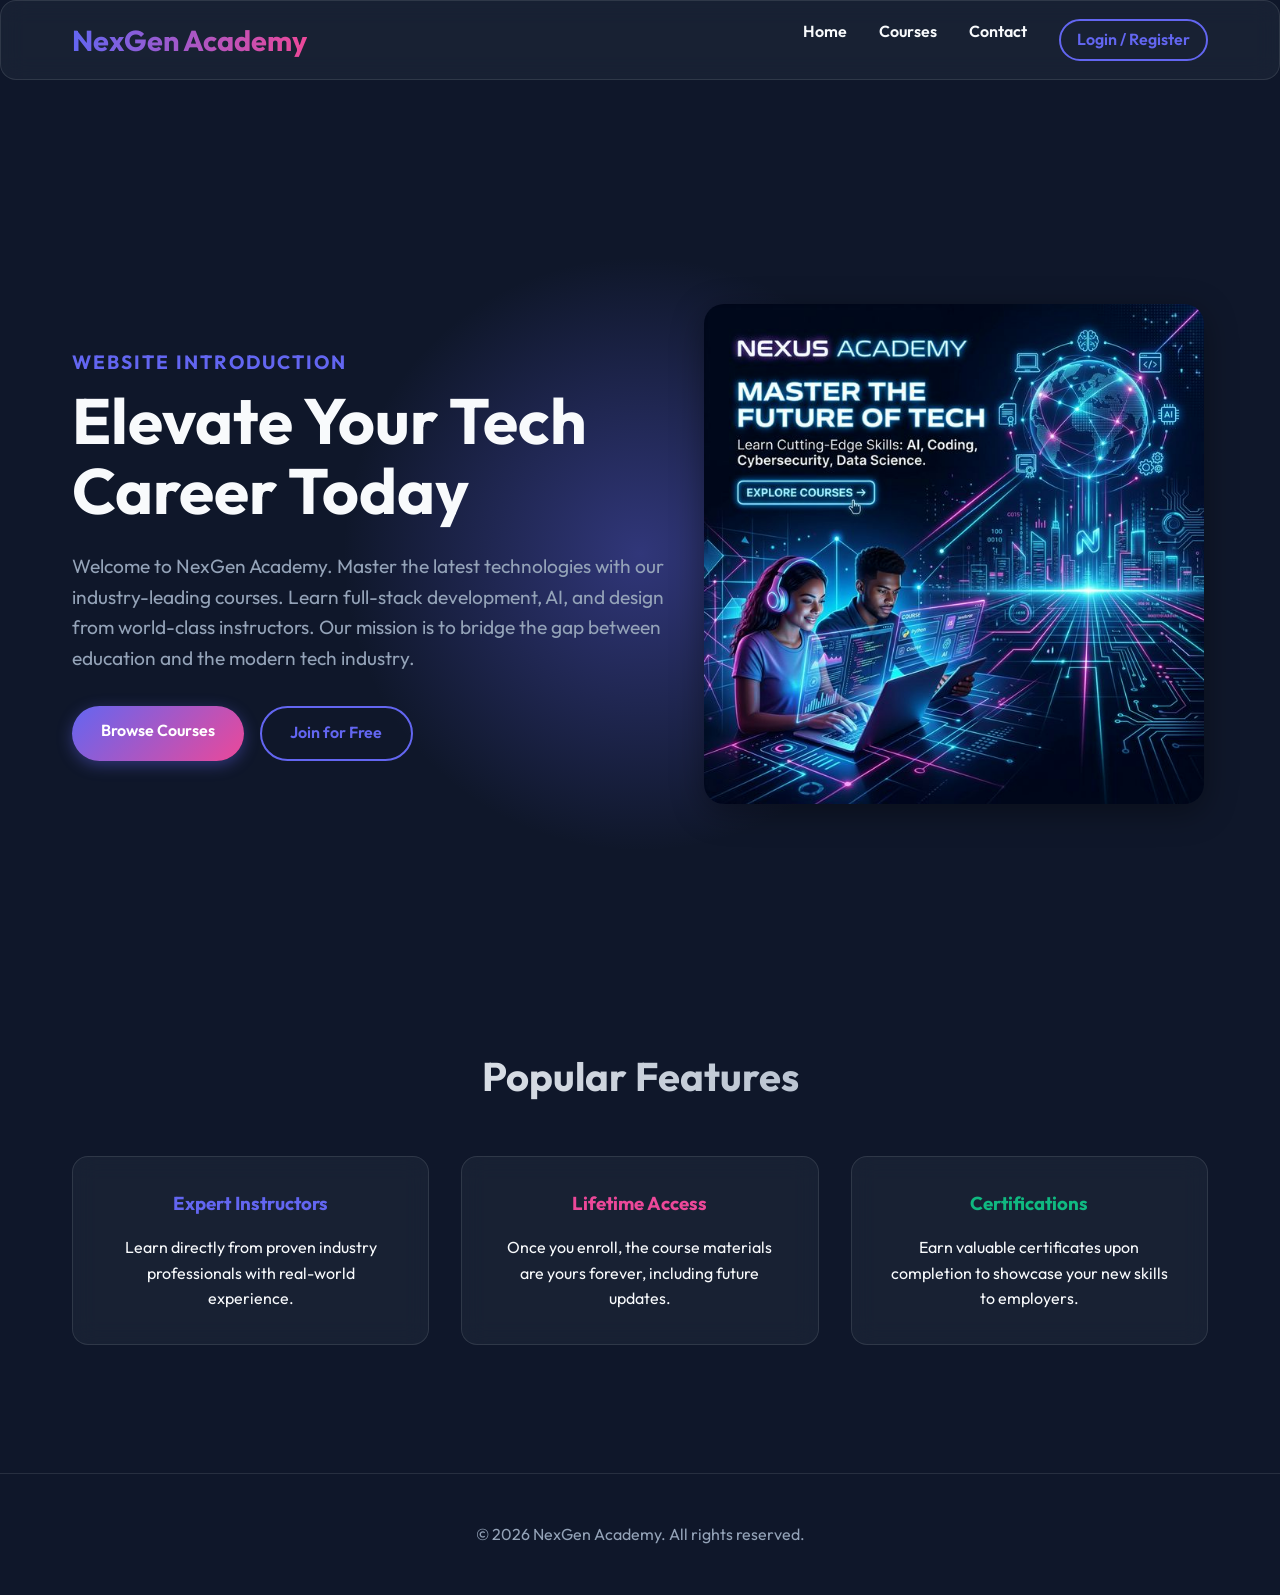
<file: index.html>
<!DOCTYPE html>
<html lang="en">
<head>
    <meta charset="UTF-8">
    <meta name="viewport" content="width=device-width, initial-scale=1.0">
    <title>NexGen Academy | Home</title>
    <link rel="stylesheet" href="styles.css">
    <meta name="description" content="Discover premium courses at NexGen Academy. Learn from the best instructors online.">
</head>
<body>

    <header class="glass">
        <nav>
            <div class="logo">NexGen Academy</div>
            <ul class="nav-links">
                <li><a href="index.html">Home</a></li>
                <li><a href="courses.html">Courses</a></li>
                <li><a href="contact.html">Contact</a></li>
                <li><a href="auth.html" class="btn btn-outline" style="padding: 0.4rem 1rem;">Login / Register</a></li>
            </ul>
        </nav>
    </header>

    <main class="container">
        <section class="hero grid grid-2" id="introduction">
            <div class="hero-content">
                <h2 style="color: var(--primary); font-size: 1.2rem; margin-bottom: 0.5rem; text-transform: uppercase; letter-spacing: 2px;">Website Introduction</h2>
                <h1>Elevate Your Tech Career Today</h1>
                <p>Welcome to NexGen Academy. Master the latest technologies with our industry-leading courses. Learn full-stack development, AI, and design from world-class instructors. Our mission is to bridge the gap between education and the modern tech industry.</p>
                <div style="display: flex; gap: 1rem;">
                    <a href="courses.html" class="btn btn-primary">Browse Courses</a>
                    <a href="auth.html" class="btn btn-outline">Join for Free</a>
                </div>
            </div>
            <div class="hero-image" style="display: flex; justify-content: center; align-items: center;">
                <img src="images/banner.png" alt="NexGen Academy Banner" style="width: 100%; max-width: 500px; border-radius: 20px; box-shadow: var(--shadow);">
            </div>
        </section>

        <section style="margin-top: 5rem;">
            <h2 class="section-title">Popular Features</h2>
            <div class="grid grid-3">
                <div class="glass" style="padding: 2rem; text-align: center;">
                    <h3 style="margin-bottom: 1rem; color: var(--primary);">Expert Instructors</h3>
                    <p class="text-muted">Learn directly from proven industry professionals with real-world experience.</p>
                </div>
                <div class="glass" style="padding: 2rem; text-align: center;">
                    <h3 style="margin-bottom: 1rem; color: var(--secondary);">Lifetime Access</h3>
                    <p class="text-muted">Once you enroll, the course materials are yours forever, including future updates.</p>
                </div>
                <div class="glass" style="padding: 2rem; text-align: center;">
                    <h3 style="margin-bottom: 1rem; color: #10b981;">Certifications</h3>
                    <p class="text-muted">Earn valuable certificates upon completion to showcase your new skills to employers.</p>
                </div>
            </div>
        </section>
    </main>

    <footer>
        <div class="container" style="padding: 0 2rem;">
            <p>&copy; 2026 NexGen Academy. All rights reserved.</p>
        </div>
    </footer>

</body>
</html>
</file>
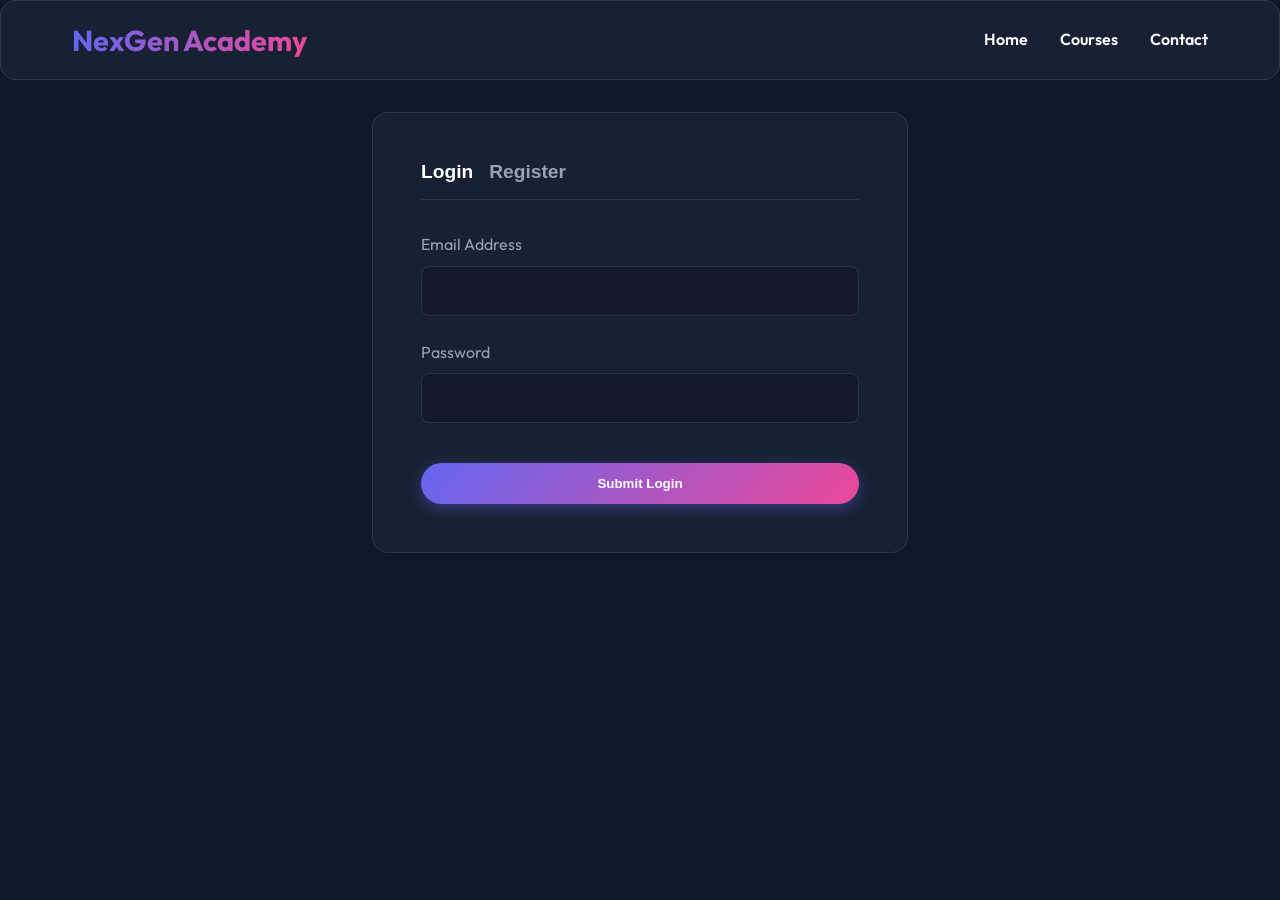
<file: auth.html>
<!DOCTYPE html>
<html lang="en">
<head>
    <meta charset="UTF-8">
    <meta name="viewport" content="width=device-width, initial-scale=1.0">
    <title>NexGen Academy | Authentication</title>
    <link rel="stylesheet" href="styles.css">
    <meta name="description" content="Login or register to access your courses.">
</head>
<body>

    <header class="glass">
        <nav>
            <div class="logo">NexGen Academy</div>
            <ul class="nav-links">
                <li><a href="index.html">Home</a></li>
                <li><a href="courses.html">Courses</a></li>
                <li><a href="contact.html">Contact</a></li>
            </ul>
        </nav>
    </header>

    <main class="container" style="max-width: 600px; padding-top: 2rem;">
        <div class="glass" style="padding: 3rem;">
            
            <div style="display: flex; gap: 1rem; margin-bottom: 2rem; border-bottom: 1px solid var(--border); padding-bottom: 1rem;">
                <button id="tab-login" class="btn" style="background: none; color: white; font-size: 1.2rem; padding: 0;">Login</button>
                <button id="tab-register" class="btn" style="background: none; color: var(--text-muted); font-size: 1.2rem; padding: 0;">Register</button>
            </div>

            <!-- Login Form -->
            <form id="form-login">
                <div class="form-group">
                    <label for="login-email">Email Address</label>
                    <input type="email" id="login-email" class="form-control" autocomplete="email">
                    <div class="error-msg" id="login-email-error">Please enter a valid email.</div>
                </div>
                <div class="form-group">
                    <label for="login-password">Password</label>
                    <input type="password" id="login-password" class="form-control" autocomplete="current-password">
                    <div class="error-msg" id="login-password-error">Password is required.</div>
                </div>
                <button type="submit" class="btn btn-primary" style="width: 100%; margin-top: 1rem;">Submit Login</button>
            </form>

            <!-- Register Form -->
            <form id="form-register" style="display: none;">
                <div class="form-group">
                    <label for="reg-name">Full Name</label>
                    <input type="text" id="reg-name" class="form-control" autocomplete="name">
                    <div class="error-msg" id="reg-name-error">Name is required (min 3 characters).</div>
                </div>
                <div class="form-group">
                    <label for="reg-email">Email Address</label>
                    <input type="email" id="reg-email" class="form-control" autocomplete="email">
                    <div class="error-msg" id="reg-email-error">Please enter a valid email.</div>
                </div>
                <div class="form-group">
                    <label for="reg-password">Password</label>
                    <input type="password" id="reg-password" class="form-control" autocomplete="new-password">
                    <div class="error-msg" id="reg-password-error">Password must be at least 6 characters.</div>
                </div>
                <div class="form-group">
                    <label for="reg-confirm">Confirm Password</label>
                    <input type="password" id="reg-confirm" class="form-control" autocomplete="new-password">
                    <div class="error-msg" id="reg-confirm-error">Passwords do not match.</div>
                </div>
                <button type="submit" class="btn btn-secondary" style="width: 100%; margin-top: 1rem; background: linear-gradient(135deg, var(--secondary), var(--primary)); border: none; padding: 0.8rem; border-radius: 50px; color: white; font-weight: 600; cursor: pointer;">Submit Registration</button>
            </form>

        </div>
    </main>

    <script src="auth.js"></script>

</body>
</html>
</file>
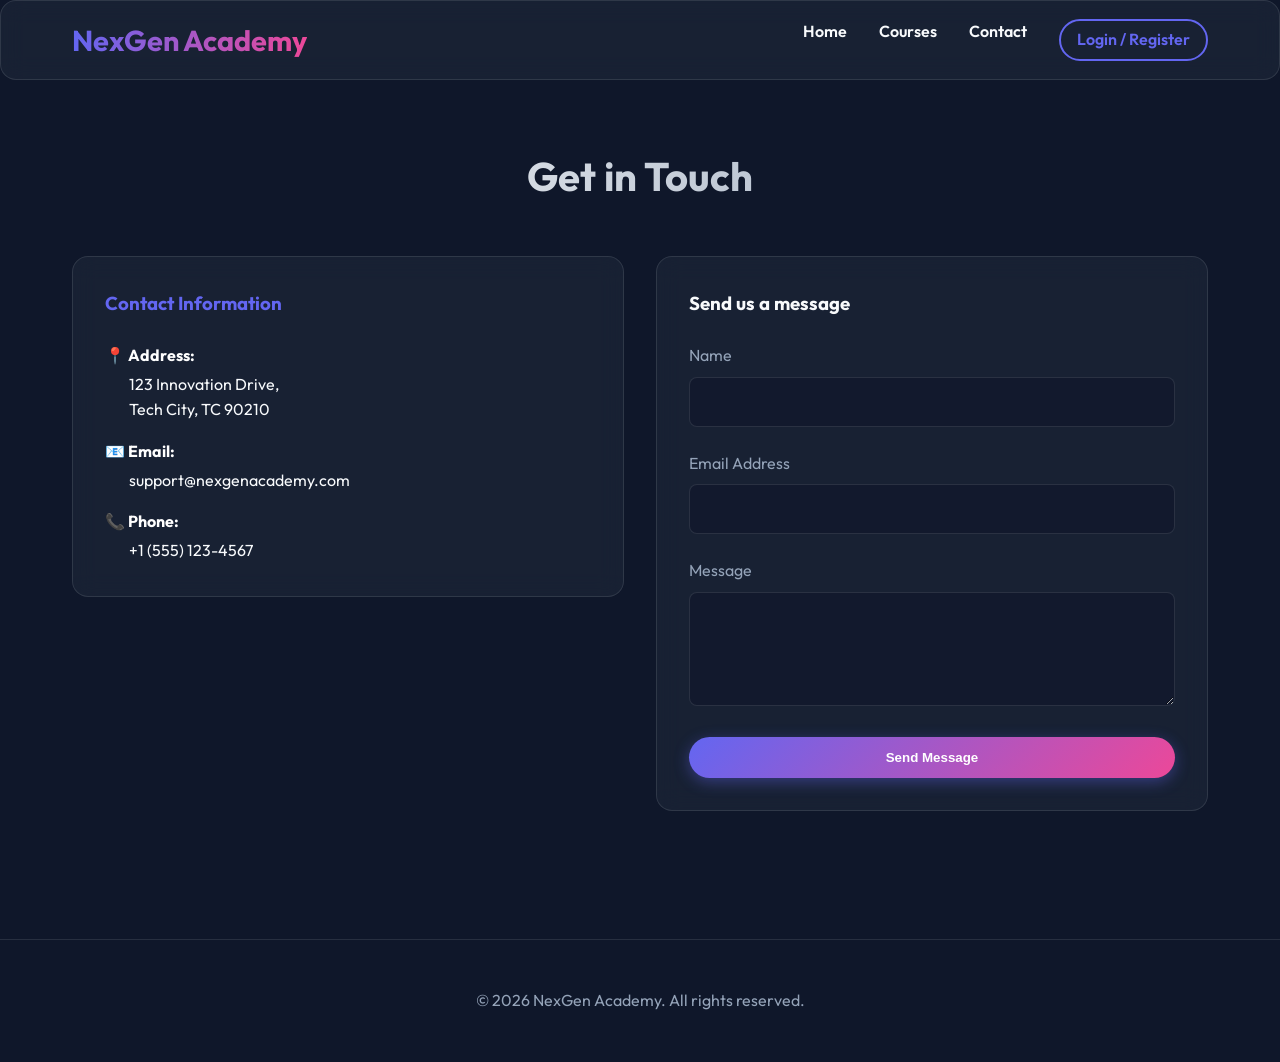
<file: contact.html>
<!DOCTYPE html>
<html lang="en">
<head>
    <meta charset="UTF-8">
    <meta name="viewport" content="width=device-width, initial-scale=1.0">
    <title>NexGen Academy | Contact Us</title>
    <link rel="stylesheet" href="styles.css">
    <meta name="description" content="Get in touch with us.">
</head>
<body>

    <header class="glass">
        <nav>
            <div class="logo">NexGen Academy</div>
            <ul class="nav-links">
                <li><a href="index.html">Home</a></li>
                <li><a href="courses.html">Courses</a></li>
                <li><a href="contact.html">Contact</a></li>
                <li><a href="auth.html" class="btn btn-outline" style="padding: 0.4rem 1rem;">Login / Register</a></li>
            </ul>
        </nav>
    </header>

    <main class="container">
        <h1 class="section-title">Get in Touch</h1>

        <div class="grid grid-2">
            <!-- Contact Info -->
            <div>
                <div class="glass" style="padding: 2rem; margin-bottom: 2rem;">
                    <h3 style="margin-bottom: 1.5rem; color: var(--primary);">Contact Information</h3>
                    <div style="margin-bottom: 1rem;">
                        <strong style="color: white;">📍 Address:</strong>
                        <p class="text-muted" style="margin-top: 0.2rem; margin-left: 1.5rem;">123 Innovation Drive,<br>Tech City, TC 90210</p>
                    </div>
                    <div style="margin-bottom: 1rem;">
                        <strong style="color: white;">📧 Email:</strong>
                        <p class="text-muted" style="margin-top: 0.2rem; margin-left: 1.5rem;">support@nexgenacademy.com</p>
                    </div>
                    <div>
                        <strong style="color: white;">📞 Phone:</strong>
                        <p class="text-muted" style="margin-top: 0.2rem; margin-left: 1.5rem;">+1 (555) 123-4567</p>
                    </div>
                </div>
            </div>

            <!-- Contact Form -->
            <div>
                <form class="glass" style="padding: 2rem;">
                    <h3 style="margin-bottom: 1.5rem;">Send us a message</h3>
                    <div class="form-group">
                        <label for="contact-name">Name</label>
                        <input type="text" id="contact-name" class="form-control" required>
                    </div>
                    <div class="form-group">
                        <label for="contact-email">Email Address</label>
                        <input type="email" id="contact-email" class="form-control" required>
                    </div>
                    <div class="form-group">
                        <label for="contact-message">Message</label>
                        <textarea id="contact-message" class="form-control" rows="5" required style="resize: vertical;"></textarea>
                    </div>
                    <button type="submit" class="btn btn-primary" style="width: 100%;">Send Message</button>
                </form>
            </div>
        </div>
    </main>

    <footer>
        <div class="container" style="padding: 0 2rem;">
            <p>&copy; 2026 NexGen Academy. All rights reserved.</p>
        </div>
    </footer>

</body>
</html>
</file>
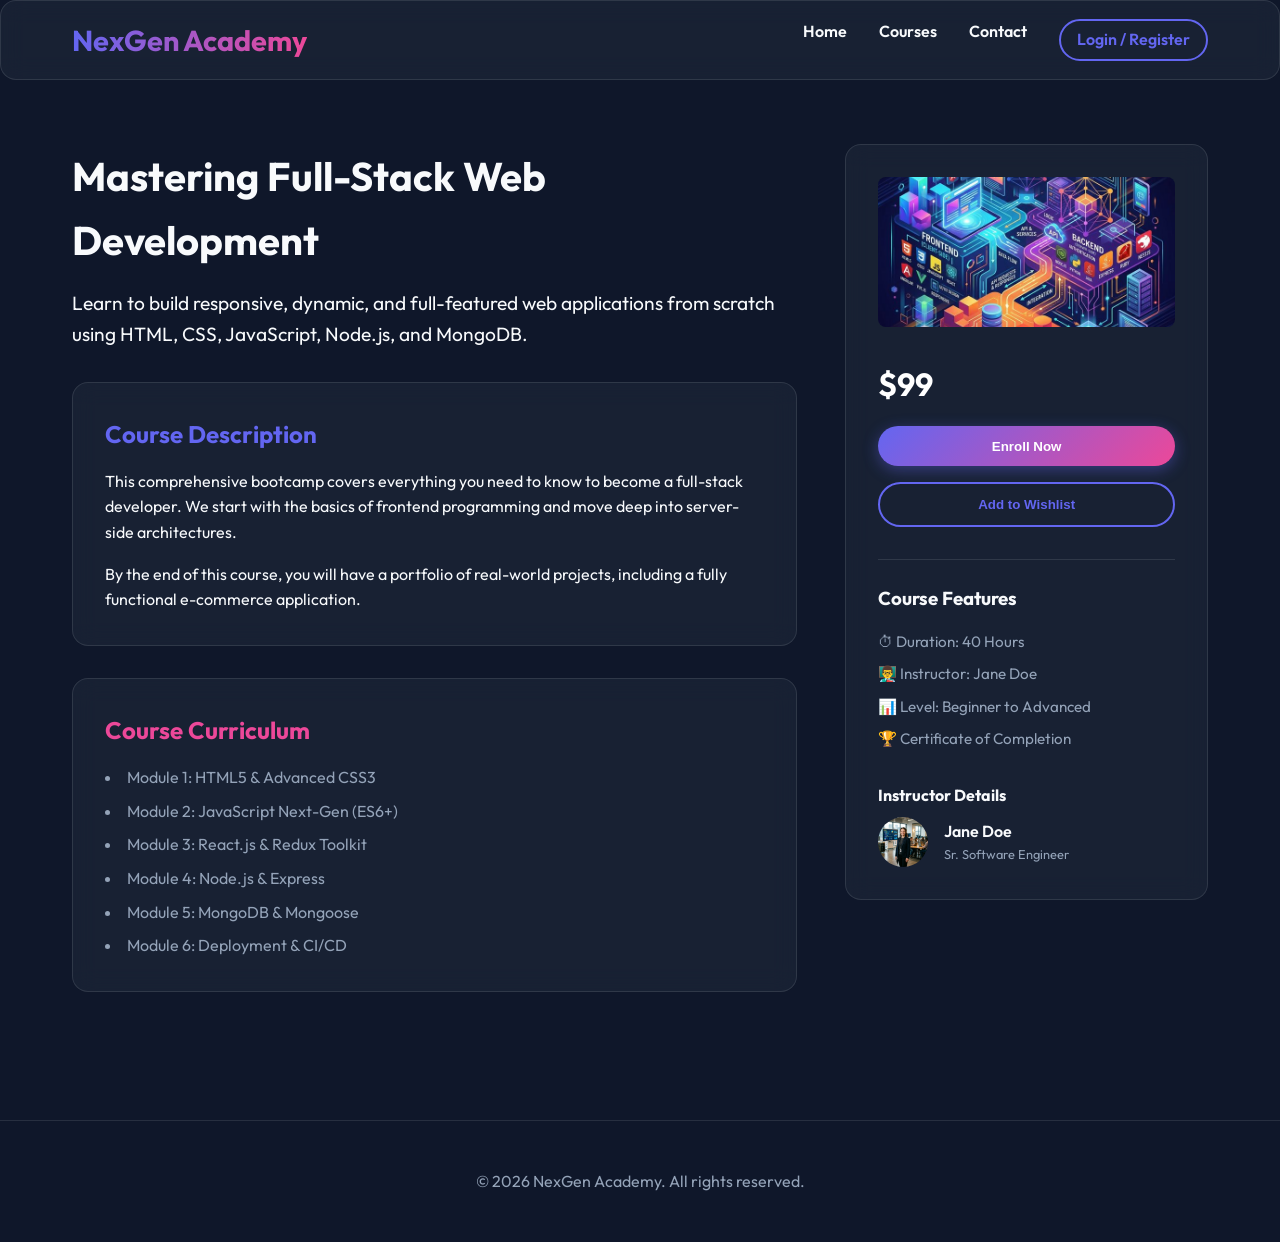
<file: course-details.html>
<!DOCTYPE html>
<html lang="en">
<head>
    <meta charset="UTF-8">
    <meta name="viewport" content="width=device-width, initial-scale=1.0">
    <title>NexGen Academy | Mastering Full-Stack Web Development</title>
    <link rel="stylesheet" href="styles.css">
    <meta name="description" content="Course details for Mastering Full-Stack Web Development.">
</head>
<body>

    <header class="glass">
        <nav>
            <div class="logo">NexGen Academy</div>
            <ul class="nav-links">
                <li><a href="index.html">Home</a></li>
                <li><a href="courses.html">Courses</a></li>
                <li><a href="contact.html">Contact</a></li>
                <li><a href="auth.html" class="btn btn-outline" style="padding: 0.4rem 1rem;">Login / Register</a></li>
            </ul>
        </nav>
    </header>

    <main class="container">
        <div class="grid" style="grid-template-columns: 2fr 1fr; gap: 3rem;">
            <!-- Left Column: Details -->
            <div>
                <h1 style="font-size: 2.5rem; margin-bottom: 1rem;">Mastering Full-Stack Web Development</h1>
                <p class="text-muted" style="font-size: 1.2rem; margin-bottom: 2rem;">
                    Learn to build responsive, dynamic, and full-featured web applications from scratch using HTML, CSS, JavaScript, Node.js, and MongoDB.
                </p>
                
                <div class="glass" style="padding: 2rem; margin-bottom: 2rem;">
                    <h2 style="margin-bottom: 1rem; color: var(--primary);">Course Description</h2>
                    <p style="margin-bottom: 1rem;">This comprehensive bootcamp covers everything you need to know to become a full-stack developer. We start with the basics of frontend programming and move deep into server-side architectures.</p>
                    <p>By the end of this course, you will have a portfolio of real-world projects, including a fully functional e-commerce application.</p>
                </div>

                <div class="glass" style="padding: 2rem;">
                    <h2 style="margin-bottom: 1rem; color: var(--secondary);">Course Curriculum</h2>
                    <ul style="list-style-position: inside; color: var(--text-muted);">
                        <li style="margin-bottom: 0.5rem;">Module 1: HTML5 & Advanced CSS3</li>
                        <li style="margin-bottom: 0.5rem;">Module 2: JavaScript Next-Gen (ES6+)</li>
                        <li style="margin-bottom: 0.5rem;">Module 3: React.js & Redux Toolkit</li>
                        <li style="margin-bottom: 0.5rem;">Module 4: Node.js & Express</li>
                        <li style="margin-bottom: 0.5rem;">Module 5: MongoDB & Mongoose</li>
                        <li>Module 6: Deployment & CI/CD</li>
                    </ul>
                </div>
            </div>

            <!-- Right Column: Sidebar -->
            <div>
                <div class="glass" style="padding: 2rem; position: sticky; top: 100px;">
                    <img src="images/course1.png" alt="Course Cover" style="width: 100%; height: 150px; object-fit: cover; border-radius: 8px; margin-bottom: 1.5rem;">
                    
                    <div style="font-size: 2rem; font-weight: 700; color: white; margin-bottom: 1rem;">$99</div>
                    
                    <button class="btn btn-primary" style="width: 100%; margin-bottom: 1rem;">Enroll Now</button>
                    <button class="btn btn-outline" style="width: 100%; margin-bottom: 2rem;">Add to Wishlist</button>
                    
                    <hr style="border: none; border-top: 1px solid var(--border); margin-bottom: 1.5rem;">
                    
                    <h3 style="margin-bottom: 1rem;">Course Features</h3>
                    <ul style="list-style: none; color: var(--text-muted); font-size: 0.95rem;">
                        <li style="margin-bottom: 0.5rem;">⏱ Duration: 40 Hours</li>
                        <li style="margin-bottom: 0.5rem;">👨‍🏫 Instructor: Jane Doe</li>
                        <li style="margin-bottom: 0.5rem;">📊 Level: Beginner to Advanced</li>
                        <li style="margin-bottom: 0.5rem;">🏆 Certificate of Completion</li>
                    </ul>

                    <div style="margin-top: 2rem;">
                        <h4 style="margin-bottom: 0.5rem;">Instructor Details</h4>
                        <div style="display: flex; align-items: center; gap: 1rem;">
                            <img src="images/instructor.png" alt="Jane Doe" style="width: 50px; height: 50px; object-fit: cover; border-radius: 50%;">
                            <div>
                                <div style="font-weight: 600;">Jane Doe</div>
                                <div style="font-size: 0.8rem; color: var(--text-muted);">Sr. Software Engineer</div>
                            </div>
                        </div>
                    </div>
                </div>
            </div>
        </div>
    </main>

    <footer>
        <div class="container" style="padding: 0 2rem;">
            <p>&copy; 2026 NexGen Academy. All rights reserved.</p>
        </div>
    </footer>

</body>
</html>
</file>
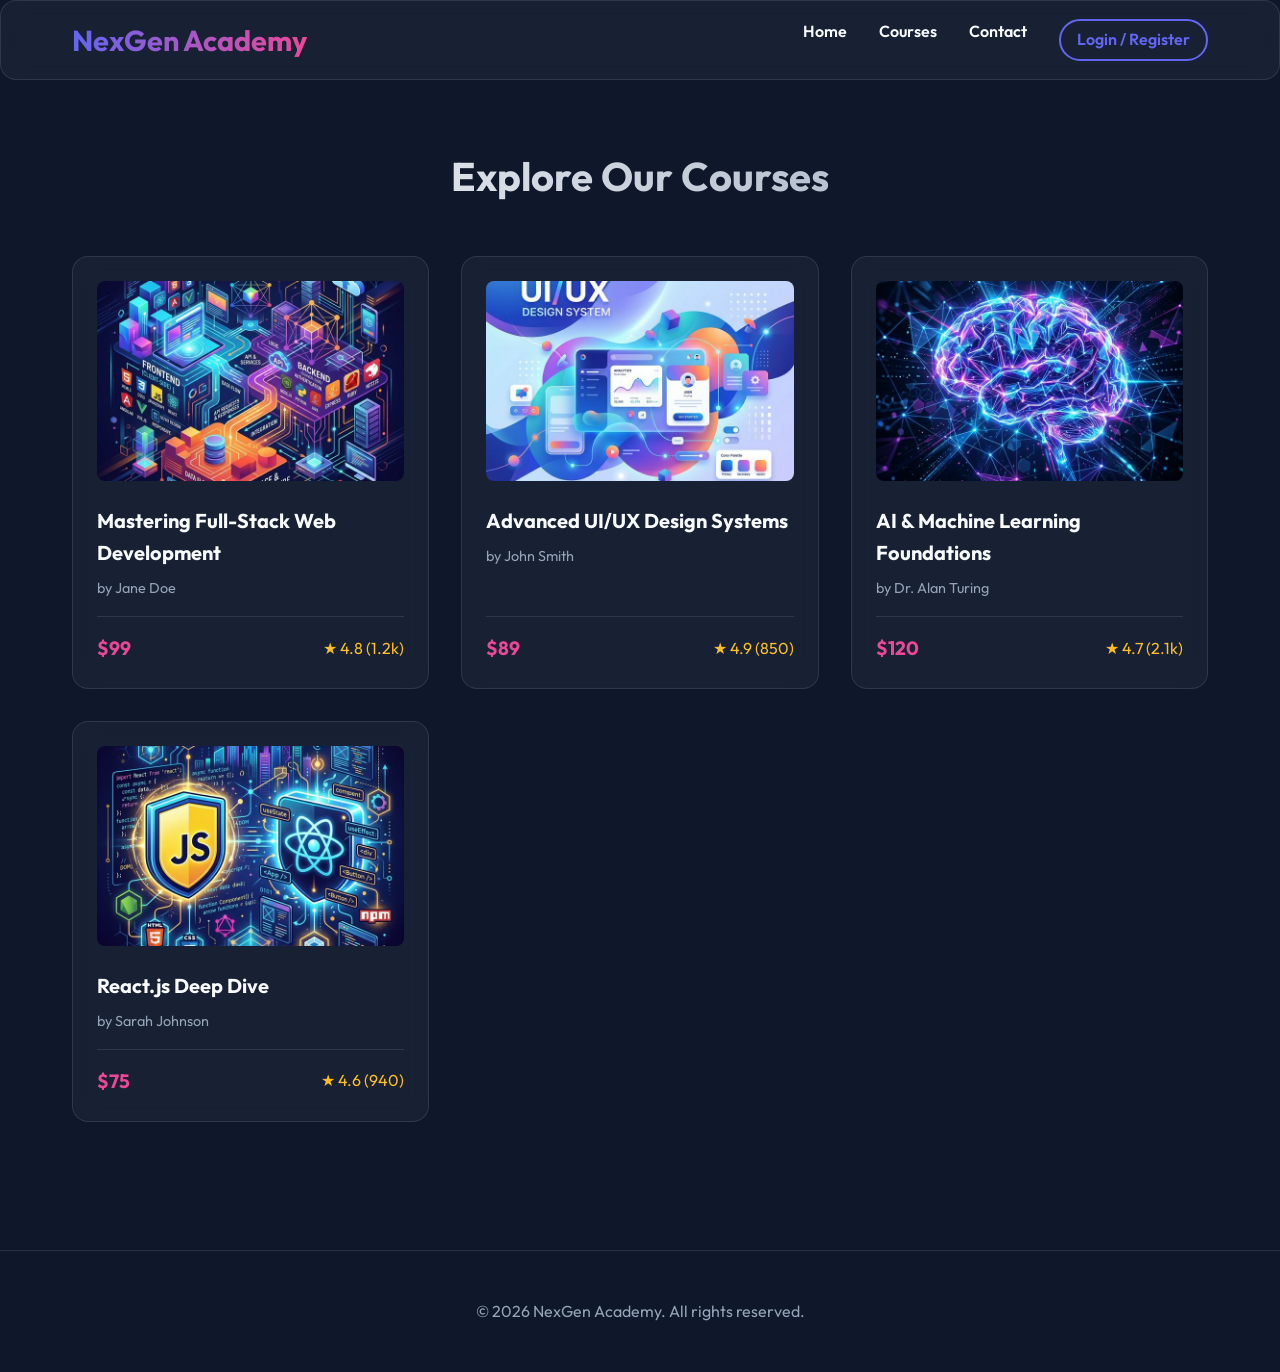
<file: courses.html>
<!DOCTYPE html>
<html lang="en">
<head>
    <meta charset="UTF-8">
    <meta name="viewport" content="width=device-width, initial-scale=1.0">
    <title>NexGen Academy | Courses</title>
    <link rel="stylesheet" href="styles.css">
    <meta name="description" content="Browse our catalog of premium tech courses.">
</head>
<body>

    <header class="glass">
        <nav>
            <div class="logo">NexGen Academy</div>
            <ul class="nav-links">
                <li><a href="index.html">Home</a></li>
                <li><a href="courses.html">Courses</a></li>
                <li><a href="contact.html">Contact</a></li>
                <li><a href="auth.html" class="btn btn-outline" style="padding: 0.4rem 1rem;">Login / Register</a></li>
            </ul>
        </nav>
    </header>

    <main class="container">
        <h1 class="section-title">Explore Our Courses</h1>
        
        <div class="grid grid-3">
            <!-- Course 1 -->
            <a href="course-details.html" class="glass course-card">
                <img src="images/course1.png" alt="Full-Stack Web Development" class="course-image" style="background: none;">
                <h3 class="course-title">Mastering Full-Stack Web Development</h3>
                <div class="course-instructor">by Jane Doe</div>
                <div class="course-meta">
                    <span class="course-price">$99</span>
                    <span class="course-rating">★ 4.8 (1.2k)</span>
                </div>
            </a>
            
            <!-- Course 2 -->
            <a href="course-details.html" class="glass course-card">
                <img src="images/course2.png" alt="Advanced UI/UX Design Systems" class="course-image" style="background: none;">
                <h3 class="course-title">Advanced UI/UX Design Systems</h3>
                <div class="course-instructor">by John Smith</div>
                <div class="course-meta">
                    <span class="course-price">$89</span>
                    <span class="course-rating">★ 4.9 (850)</span>
                </div>
            </a>

            <!-- Course 3 -->
            <a href="course-details.html" class="glass course-card">
                <img src="images/course3.png" alt="AI & Machine Learning Foundations" class="course-image" style="background: none;">
                <h3 class="course-title">AI & Machine Learning Foundations</h3>
                <div class="course-instructor">by Dr. Alan Turing</div>
                <div class="course-meta">
                    <span class="course-price">$120</span>
                    <span class="course-rating">★ 4.7 (2.1k)</span>
                </div>
            </a>
            
            <!-- Course 4 -->
            <a href="course-details.html" class="glass course-card">
                <img src="images/course4.png" alt="React.js Deep Dive" class="course-image" style="background: none;">
                <h3 class="course-title">React.js Deep Dive</h3>
                <div class="course-instructor">by Sarah Johnson</div>
                <div class="course-meta">
                    <span class="course-price">$75</span>
                    <span class="course-rating">★ 4.6 (940)</span>
                </div>
            </a>
        </div>
    </main>

    <footer>
        <div class="container" style="padding: 0 2rem;">
            <p>&copy; 2026 NexGen Academy. All rights reserved.</p>
        </div>
    </footer>

</body>
</html>
</file>
<file: styles.css>
@import url('https://fonts.googleapis.com/css2?family=Outfit:wght@300;400;600;700&display=swap');

:root {
    --primary: #6366f1;
    --primary-hover: #4f46e5;
    --secondary: #ec4899;
    --bg: #0f172a;
    --bg-glass: rgba(30, 41, 59, 0.6);
    --text: #f8fafc;
    --text-muted: #94a3b8;
    --border: rgba(255, 255, 255, 0.1);
    --border-hover: rgba(255, 255, 255, 0.3);
    --glow: rgba(99, 102, 241, 0.4);
    --shadow: 0 8px 32px 0 rgba(0, 0, 0, 0.37);
}

* {
    box-sizing: border-box;
    margin: 0;
    padding: 0;
}

body {
    font-family: 'Outfit', sans-serif;
    background-color: var(--bg);
    color: var(--text);
    line-height: 1.6;
    overflow-x: hidden;
}

a {
    text-decoration: none;
    color: inherit;
    transition: all 0.3s ease;
}

/* Glassmorphism Classes */
.glass {
    background: var(--bg-glass);
    backdrop-filter: blur(12px);
    -webkit-backdrop-filter: blur(12px);
    border: 1px solid var(--border);
    border-radius: 16px;
}

/* Navbar */
header {
    position: sticky;
    top: 0;
    z-index: 1000;
    padding: 1rem 0;
}

nav {
    display: flex;
    justify-content: space-between;
    align-items: center;
    max-width: 1200px;
    margin: 0 auto;
    padding: 0 2rem;
}

.logo {
    font-size: 1.8rem;
    font-weight: 700;
    background: linear-gradient(to right, var(--primary), var(--secondary));
    -webkit-background-clip: text;
    background-clip: text;
    color: transparent;
}

.nav-links {
    display: flex;
    gap: 2rem;
    list-style: none;
}

.nav-links a {
    font-weight: 600;
    position: relative;
}

.nav-links a::after {
    content: '';
    position: absolute;
    width: 0;
    height: 2px;
    bottom: -4px;
    left: 0;
    background: linear-gradient(to right, var(--primary), var(--secondary));
    transition: width 0.3s ease;
}

.nav-links a:hover::after {
    width: 100%;
}

/* Buttons */
.btn {
    display: inline-block;
    padding: 0.8rem 1.8rem;
    border-radius: 50px;
    font-weight: 600;
    cursor: pointer;
    border: none;
    transition: all 0.3s ease;
}

.btn-primary {
    background: linear-gradient(135deg, var(--primary), var(--secondary));
    color: white;
    box-shadow: 0 4px 15px var(--glow);
}

.btn-primary:hover {
    transform: translateY(-2px);
    box-shadow: 0 6px 20px rgba(236, 72, 153, 0.5);
}

.btn-outline {
    background: transparent;
    border: 2px solid var(--primary);
    color: var(--primary);
}

.btn-outline:hover {
    background: var(--primary);
    color: white;
}

/* --- GRID SYSTEM IMPLEMENTATION (Part 2: CSS Styling, Requirement 4) --- */
/* Layout Utilities (Grid System) */
.container {
    max-width: 1200px;
    margin: 0 auto;
    padding: 4rem 2rem;
}

.grid {
    display: grid;
    gap: 2rem;
}

.grid-2 {
    grid-template-columns: repeat(auto-fit, minmax(300px, 1fr));
}

.grid-3 {
    grid-template-columns: repeat(auto-fit, minmax(300px, 1fr));
}

.grid-4 {
    grid-template-columns: repeat(auto-fit, minmax(250px, 1fr));
}

/* Section Headings */
.section-title {
    font-size: 2.5rem;
    margin-bottom: 3rem;
    text-align: center;
    background: linear-gradient(to right, #fff, var(--text-muted));
    -webkit-background-clip: text;
    background-clip: text;
    color: transparent;
}

/* Form Styles */
.form-group {
    margin-bottom: 1.5rem;
}

.form-group label {
    display: block;
    margin-bottom: 0.5rem;
    color: var(--text-muted);
}

.form-control {
    width: 100%;
    padding: 1rem;
    background: rgba(15, 23, 42, 0.6);
    border: 1px solid var(--border);
    border-radius: 8px;
    color: white;
    font-family: 'Outfit', sans-serif;
    transition: all 0.3s ease;
}

.form-control:focus {
    outline: none;
    border-color: var(--primary);
    box-shadow: 0 0 0 3px rgba(99, 102, 241, 0.2);
}

.error-msg {
    color: #ef4444;
    font-size: 0.85rem;
    margin-top: 0.5rem;
    display: none;
}

/* Hero Section */
.hero {
    min-height: calc(100vh - 80px);
    display: flex;
    align-items: center;
    position: relative;
}

.hero::before {
    content: '';
    position: absolute;
    top: 50%;
    left: 50%;
    transform: translate(-50%, -50%);
    width: 600px;
    height: 600px;
    background: radial-gradient(circle, var(--glow) 0%, rgba(15,23,42,0) 70%);
    z-index: -1;
    border-radius: 50%;
}

.hero-content {
    max-width: 600px;
}

.hero h1 {
    font-size: 4rem;
    line-height: 1.1;
    margin-bottom: 1.5rem;
}

.hero p {
    font-size: 1.2rem;
    color: var(--text-muted);
    margin-bottom: 2rem;
}

/* Course Cards */
.course-card {
    padding: 1.5rem;
    transition: transform 0.3s ease, box-shadow 0.3s ease, border-color 0.3s ease;
    display: flex;
    flex-direction: column;
}

.course-card:hover {
    transform: translateY(-5px);
    box-shadow: var(--shadow);
    border-color: var(--border-hover);
}

.course-image {
    width: 100%;
    height: 200px;
    border-radius: 8px;
    object-fit: cover;
    margin-bottom: 1.5rem;
    background: linear-gradient(45deg, #1e293b, #334155);
}

.course-title {
    font-size: 1.25rem;
    margin-bottom: 0.5rem;
}

.course-instructor {
    color: var(--text-muted);
    font-size: 0.9rem;
    margin-bottom: 1rem;
}

.course-meta {
    display: flex;
    justify-content: space-between;
    align-items: center;
    margin-top: auto;
    padding-top: 1rem;
    border-top: 1px solid var(--border);
}

.course-price {
    font-weight: 700;
    font-size: 1.2rem;
    color: var(--secondary);
}

.course-rating {
    color: #fbbf24;
}

/* Footer */
footer {
    border-top: 1px solid var(--border);
    padding: 3rem 0;
    margin-top: 4rem;
    text-align: center;
    color: var(--text-muted);
}
</file>
